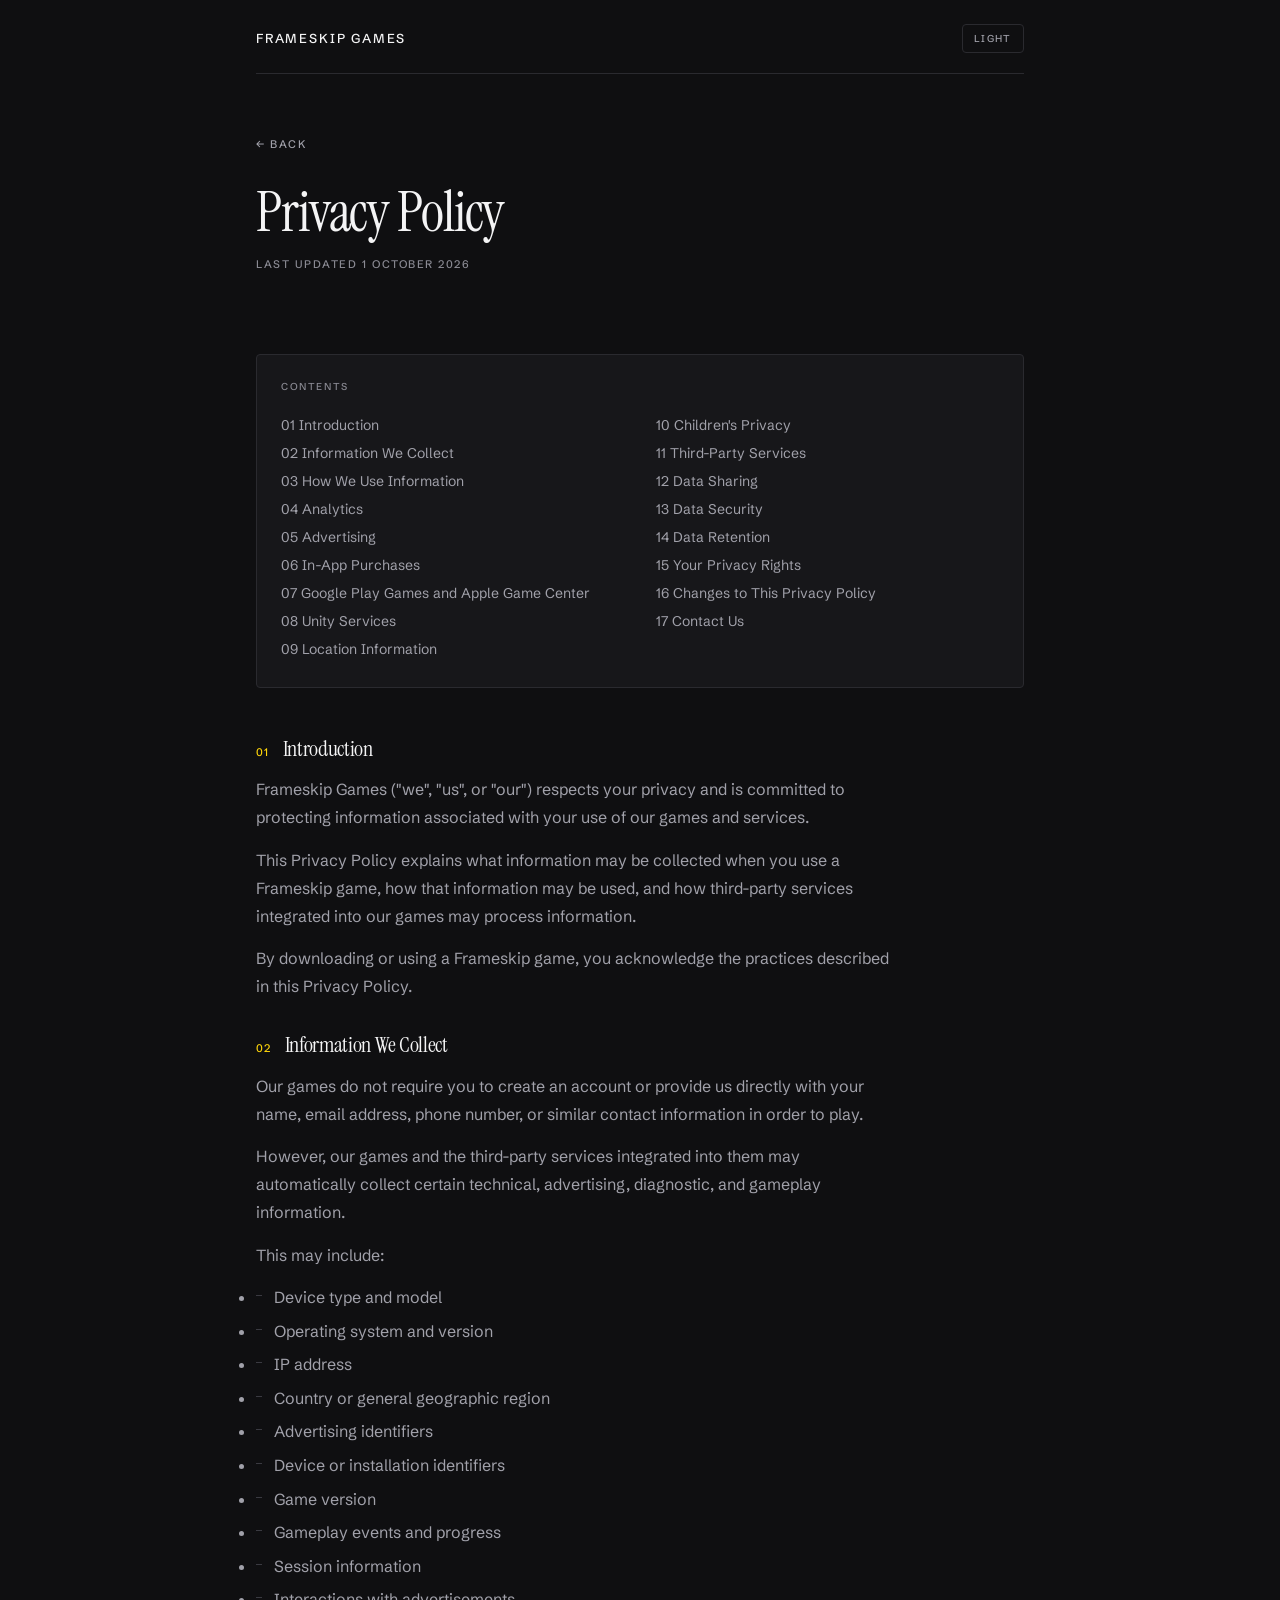
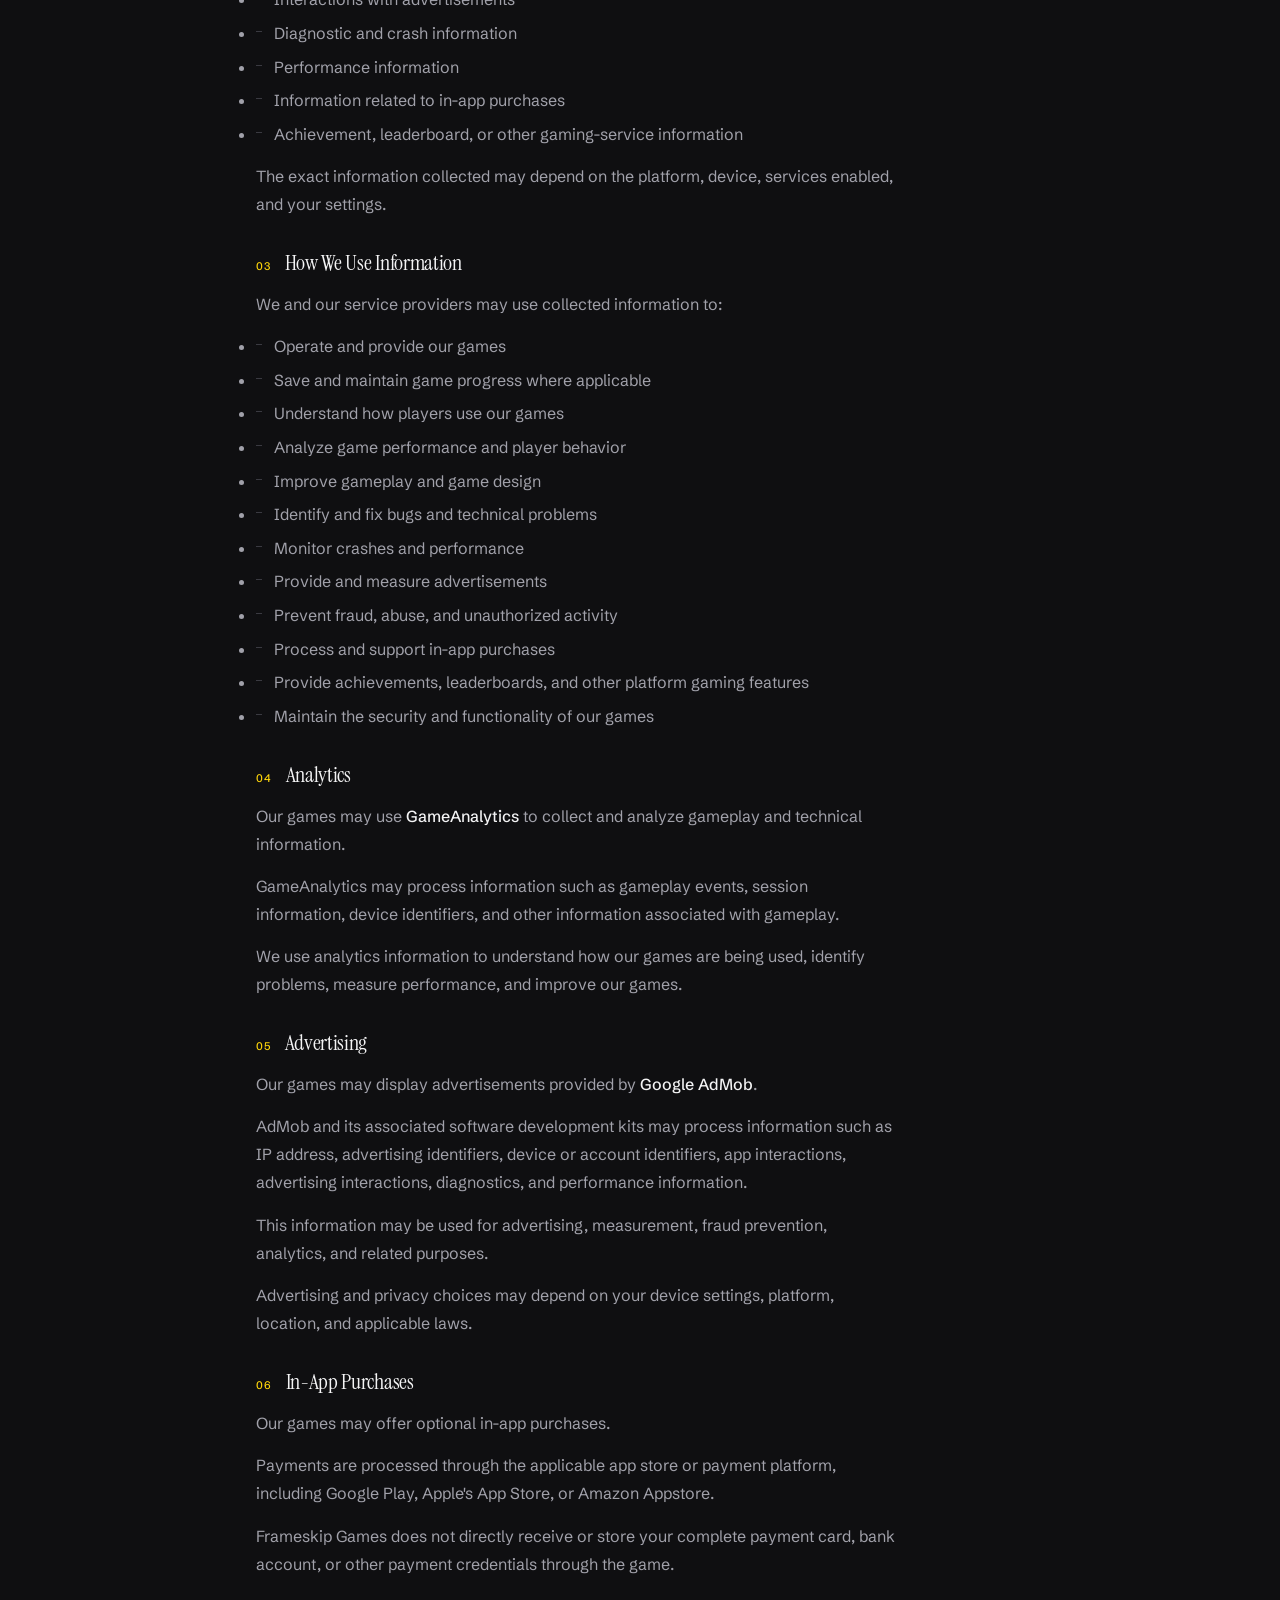
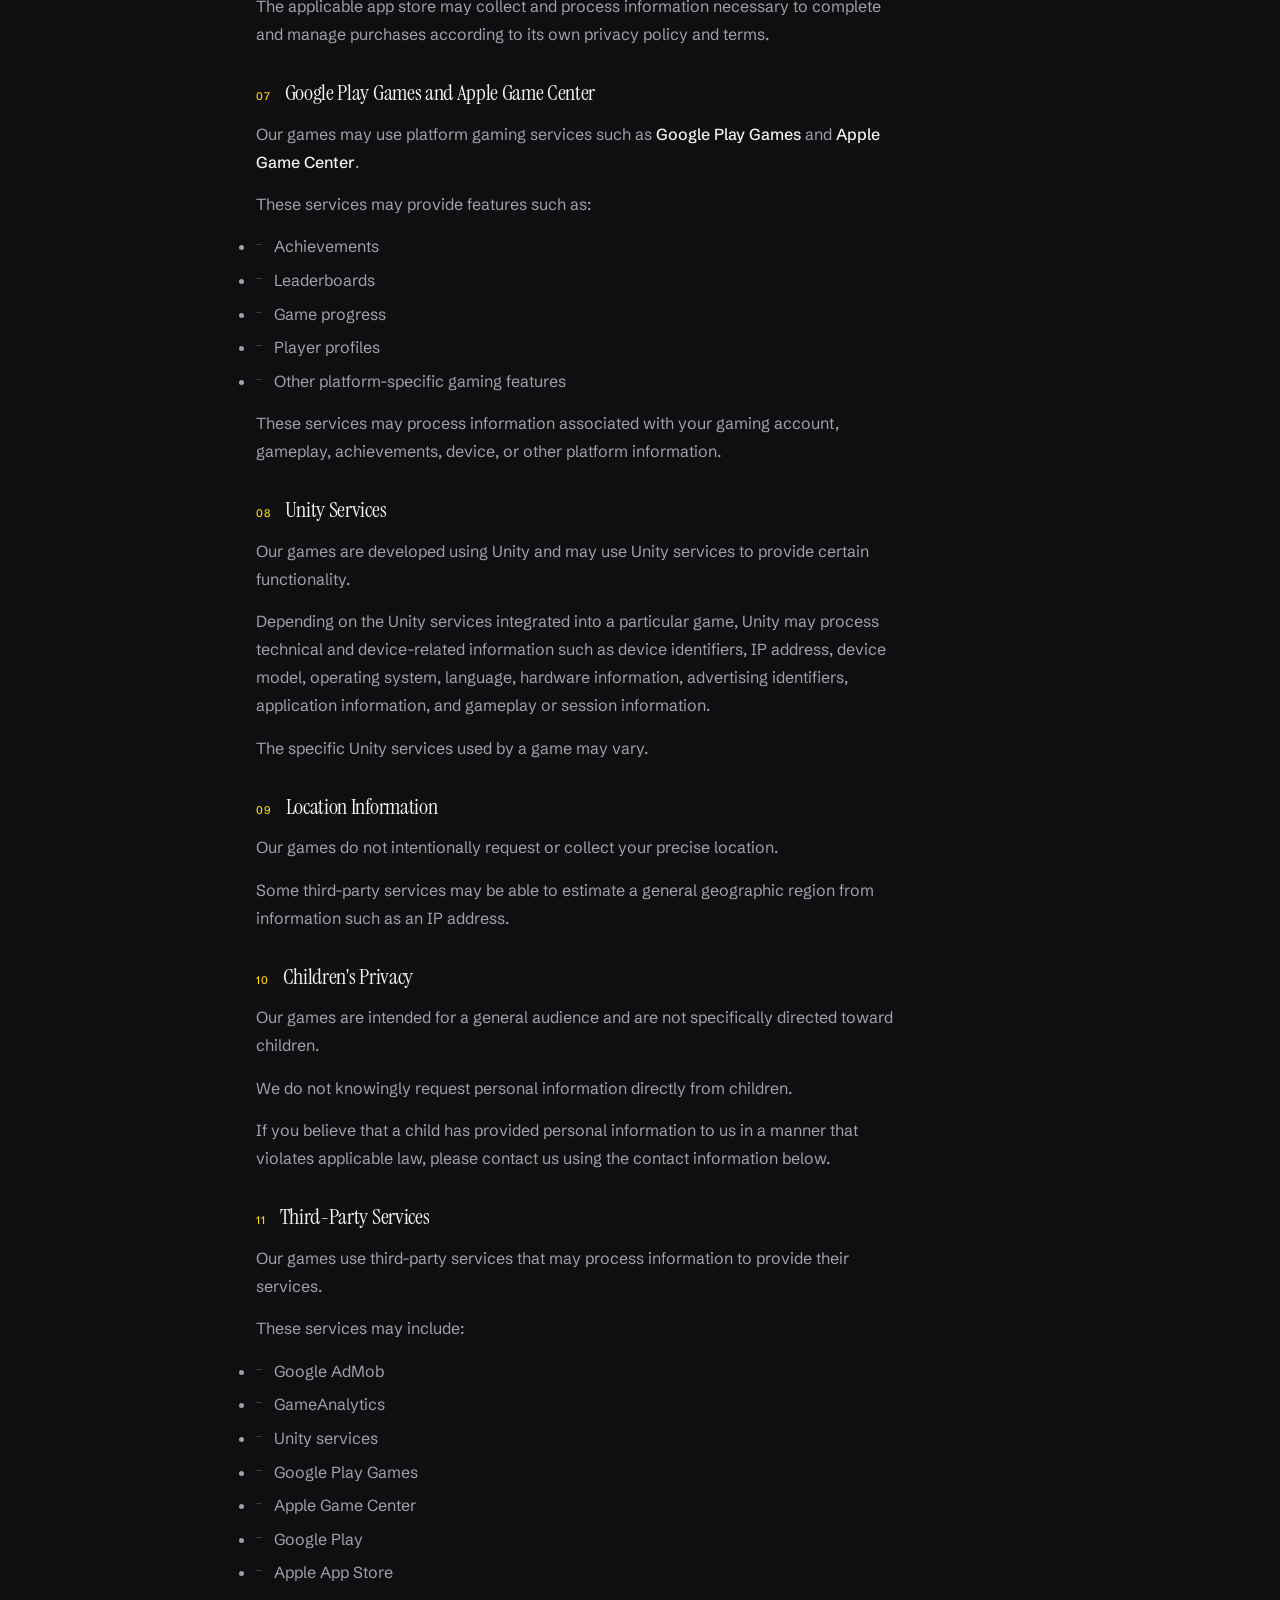
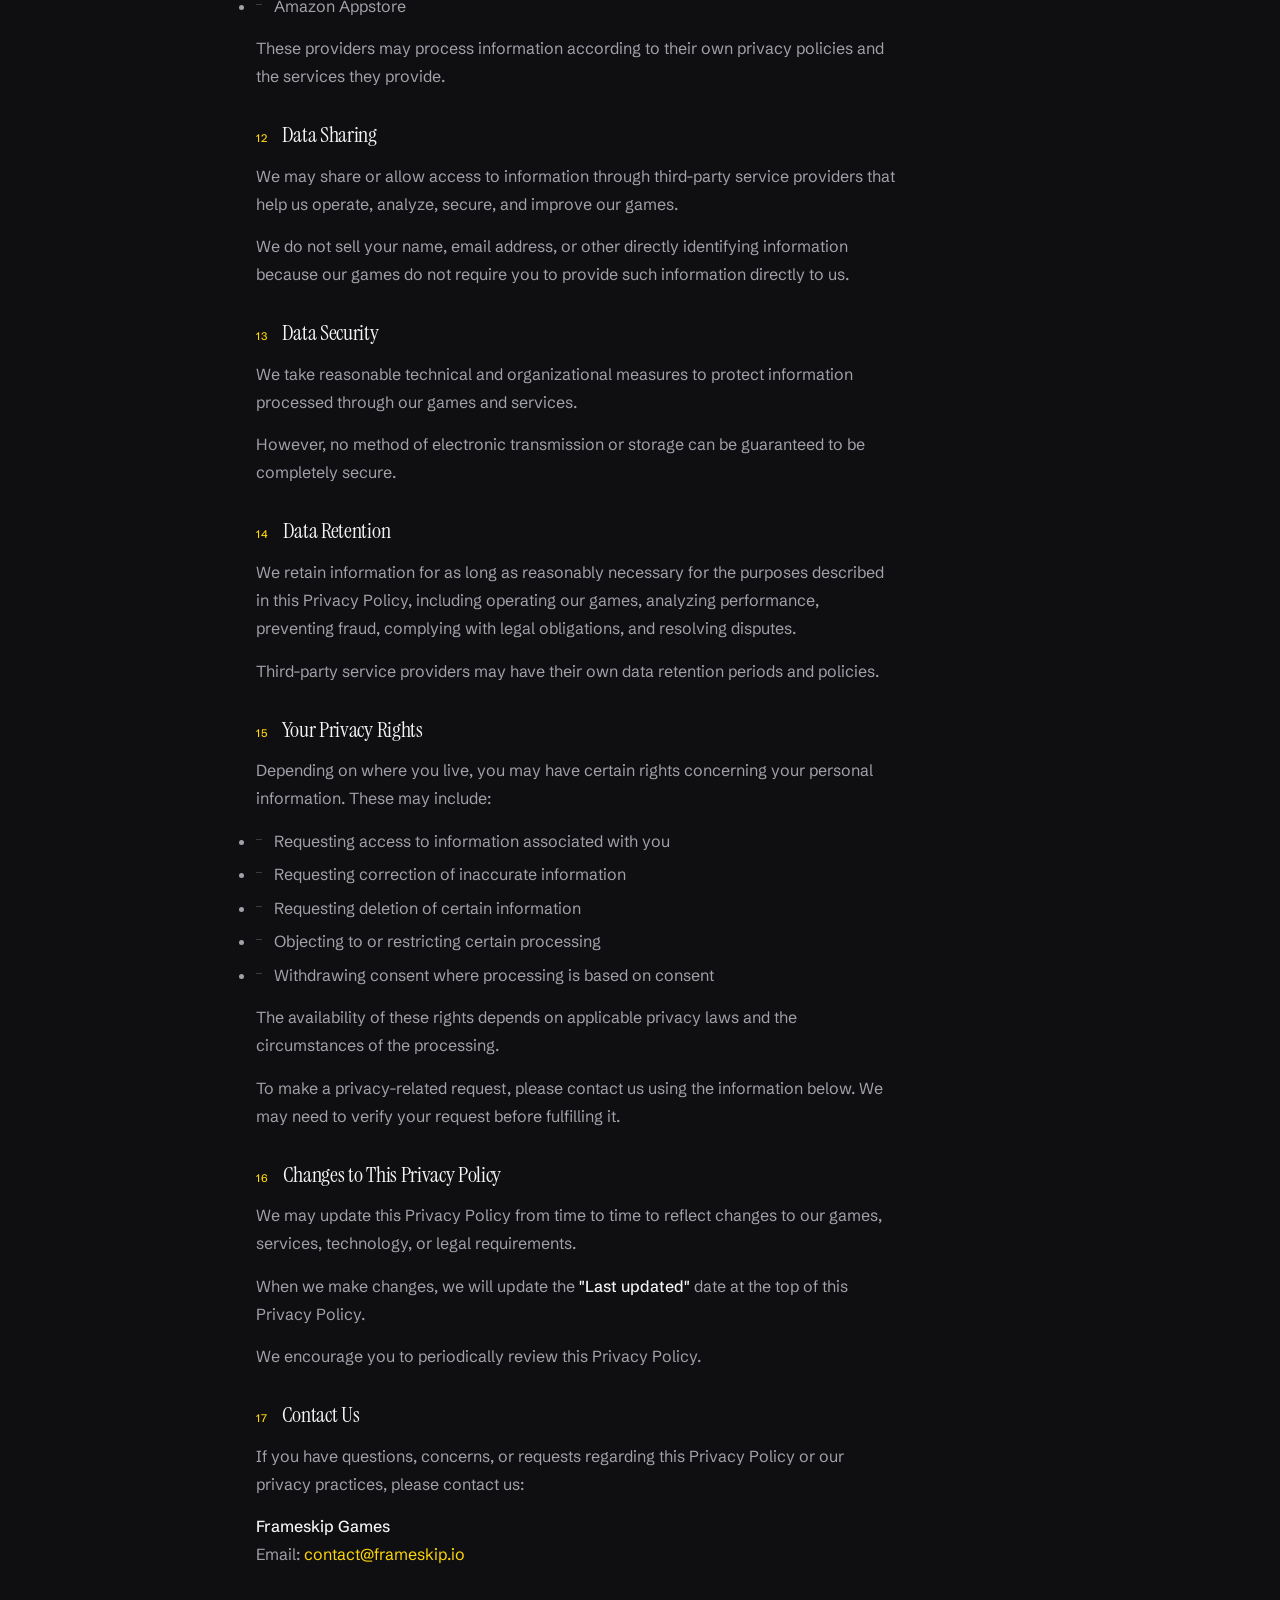
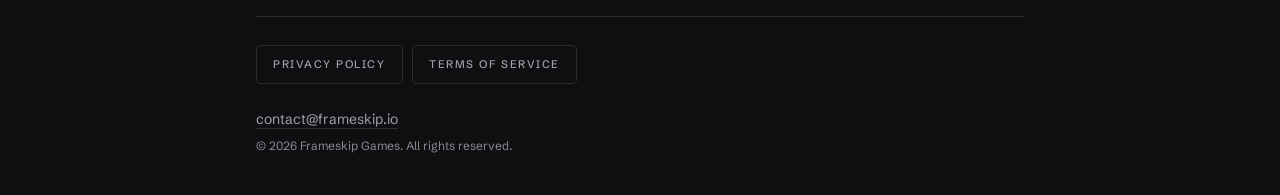
<file: privacy-policy.html>
<!DOCTYPE html>
<html lang="en" data-theme="dark">
<head>
    <meta charset="UTF-8">
    <meta name="viewport" content="width=device-width, initial-scale=1">

    <title>Privacy Policy — Frameskip Games</title>
    <meta name="description" content="How Frameskip Games collects, uses and protects information when you play our games.">
    <meta name="theme-color" content="#0f0f11">
    <meta name="robots" content="index, follow">

    <link rel="icon" type="image/svg+xml" href="assets/favicon.svg">

    <link rel="preconnect" href="https://fonts.googleapis.com">
    <link rel="preconnect" href="https://fonts.gstatic.com" crossorigin>
    <link rel="stylesheet" href="https://fonts.googleapis.com/css2?family=Instrument+Serif:ital@0;1&family=Schibsted+Grotesk:wght@400;500;600&display=swap">

    <link rel="stylesheet" href="assets/styles.css">

    <script>
        (function () {
            try {
                var saved = localStorage.getItem('frameskip-theme');
                if (saved) document.documentElement.setAttribute('data-theme', saved);
            } catch (e) {}
        })();
    </script>
</head>

<body>
    <div class="shell">

        <header class="site-bar">
            <a class="wordmark" href="index.html">Frameskip Games</a>

            <button
                class="theme-toggle"
                id="theme-toggle"
                type="button"
                aria-label="Switch to light theme"
            >
                <span class="theme-toggle-label">Light</span>
            </button>
        </header>

        <hr class="rule">

        <div class="page-head">
            <a class="back-link" href="index.html">&larr; Back</a>
            <h1 class="page-title">Privacy Policy</h1>
            <p class="page-updated">Last updated 1 October 2026</p>
        </div>

        <!-- Contents list is generated by site.js; hidden without JS -->
        <nav class="toc" id="toc" hidden aria-label="Contents">
            <span class="toc-label">Contents</span>
            <div class="toc-list"></div>
        </nav>

        <!-- ==================== Policy ==================== -->

        <div class="prose">

            <section id="introduction">
                <h2><span class="num">01</span> Introduction</h2>
                <p>
                    Frameskip Games ("we", "us", or "our") respects your privacy
                    and is committed to protecting information associated with your
                    use of our games and services.
                </p>
                <p>
                    This Privacy Policy explains what information may be collected
                    when you use a Frameskip game, how that information may be used,
                    and how third-party services integrated into our games may
                    process information.
                </p>
                <p>
                    By downloading or using a Frameskip game, you acknowledge the
                    practices described in this Privacy Policy.
                </p>
            </section>

            <section id="information-we-collect">
                <h2><span class="num">02</span> Information We Collect</h2>
                <p>
                    Our games do not require you to create an account or provide us
                    directly with your name, email address, phone number, or similar
                    contact information in order to play.
                </p>
                <p>
                    However, our games and the third-party services integrated into
                    them may automatically collect certain technical, advertising,
                    diagnostic, and gameplay information.
                </p>
                <p>This may include:</p>
                <ul>
                    <li>Device type and model</li>
                    <li>Operating system and version</li>
                    <li>IP address</li>
                    <li>Country or general geographic region</li>
                    <li>Advertising identifiers</li>
                    <li>Device or installation identifiers</li>
                    <li>Game version</li>
                    <li>Gameplay events and progress</li>
                    <li>Session information</li>
                    <li>Interactions with advertisements</li>
                    <li>Diagnostic and crash information</li>
                    <li>Performance information</li>
                    <li>Information related to in-app purchases</li>
                    <li>Achievement, leaderboard, or other gaming-service information</li>
                </ul>
                <p>
                    The exact information collected may depend on the platform,
                    device, services enabled, and your settings.
                </p>
            </section>

            <section id="how-we-use-information">
                <h2><span class="num">03</span> How We Use Information</h2>
                <p>We and our service providers may use collected information to:</p>
                <ul>
                    <li>Operate and provide our games</li>
                    <li>Save and maintain game progress where applicable</li>
                    <li>Understand how players use our games</li>
                    <li>Analyze game performance and player behavior</li>
                    <li>Improve gameplay and game design</li>
                    <li>Identify and fix bugs and technical problems</li>
                    <li>Monitor crashes and performance</li>
                    <li>Provide and measure advertisements</li>
                    <li>Prevent fraud, abuse, and unauthorized activity</li>
                    <li>Process and support in-app purchases</li>
                    <li>Provide achievements, leaderboards, and other platform gaming features</li>
                    <li>Maintain the security and functionality of our games</li>
                </ul>
            </section>

            <section id="analytics">
                <h2><span class="num">04</span> Analytics</h2>
                <p>
                    Our games may use <strong>GameAnalytics</strong> to collect and
                    analyze gameplay and technical information.
                </p>
                <p>
                    GameAnalytics may process information such as gameplay events,
                    session information, device identifiers, and other information
                    associated with gameplay.
                </p>
                <p>
                    We use analytics information to understand how our games are
                    being used, identify problems, measure performance, and improve
                    our games.
                </p>
            </section>

            <section id="advertising">
                <h2><span class="num">05</span> Advertising</h2>
                <p>
                    Our games may display advertisements provided by
                    <strong>Google AdMob</strong>.
                </p>
                <p>
                    AdMob and its associated software development kits may process
                    information such as IP address, advertising identifiers, device or
                    account identifiers, app interactions, advertising interactions,
                    diagnostics, and performance information.
                </p>
                <p>
                    This information may be used for advertising, measurement, fraud
                    prevention, analytics, and related purposes.
                </p>
                <p>
                    Advertising and privacy choices may depend on your device
                    settings, platform, location, and applicable laws.
                </p>
            </section>

            <section id="in-app-purchases">
                <h2><span class="num">06</span> In-App Purchases</h2>
                <p>Our games may offer optional in-app purchases.</p>
                <p>
                    Payments are processed through the applicable app store or payment
                    platform, including Google Play, Apple's App Store, or Amazon
                    Appstore.
                </p>
                <p>
                    Frameskip Games does not directly receive or store your complete
                    payment card, bank account, or other payment credentials through
                    the game.
                </p>
                <p>
                    The applicable app store may collect and process information
                    necessary to complete and manage purchases according to its own
                    privacy policy and terms.
                </p>
            </section>

            <section id="platform-gaming-services">
                <h2><span class="num">07</span> Google Play Games and Apple Game Center</h2>
                <p>
                    Our games may use platform gaming services such as
                    <strong>Google Play Games</strong> and <strong>Apple Game Center</strong>.
                </p>
                <p>These services may provide features such as:</p>
                <ul>
                    <li>Achievements</li>
                    <li>Leaderboards</li>
                    <li>Game progress</li>
                    <li>Player profiles</li>
                    <li>Other platform-specific gaming features</li>
                </ul>
                <p>
                    These services may process information associated with your gaming
                    account, gameplay, achievements, device, or other platform
                    information.
                </p>
            </section>

            <section id="unity-services">
                <h2><span class="num">08</span> Unity Services</h2>
                <p>
                    Our games are developed using Unity and may use Unity services to
                    provide certain functionality.
                </p>
                <p>
                    Depending on the Unity services integrated into a particular game,
                    Unity may process technical and device-related information such as
                    device identifiers, IP address, device model, operating system,
                    language, hardware information, advertising identifiers,
                    application information, and gameplay or session information.
                </p>
                <p>
                    The specific Unity services used by a game may vary.
                </p>
            </section>

            <section id="location-information">
                <h2><span class="num">09</span> Location Information</h2>
                <p>
                    Our games do not intentionally request or collect your precise
                    location.
                </p>
                <p>
                    Some third-party services may be able to estimate a general
                    geographic region from information such as an IP address.
                </p>
            </section>

            <section id="childrens-privacy">
                <h2><span class="num">10</span> Children's Privacy</h2>
                <p>
                    Our games are intended for a general audience and are not
                    specifically directed toward children.
                </p>
                <p>
                    We do not knowingly request personal information directly from
                    children.
                </p>
                <p>
                    If you believe that a child has provided personal information to us
                    in a manner that violates applicable law, please contact us using
                    the contact information below.
                </p>
            </section>

            <section id="third-party-services">
                <h2><span class="num">11</span> Third-Party Services</h2>
                <p>
                    Our games use third-party services that may process information to
                    provide their services.
                </p>
                <p>These services may include:</p>
                <ul>
                    <li>Google AdMob</li>
                    <li>GameAnalytics</li>
                    <li>Unity services</li>
                    <li>Google Play Games</li>
                    <li>Apple Game Center</li>
                    <li>Google Play</li>
                    <li>Apple App Store</li>
                    <li>Amazon Appstore</li>
                </ul>
                <p>
                    These providers may process information according to their own
                    privacy policies and the services they provide.
                </p>
            </section>

            <section id="data-sharing">
                <h2><span class="num">12</span> Data Sharing</h2>
                <p>
                    We may share or allow access to information through third-party
                    service providers that help us operate, analyze, secure, and
                    improve our games.
                </p>
                <p>
                    We do not sell your name, email address, or other directly
                    identifying information because our games do not require you to
                    provide such information directly to us.
                </p>
            </section>

            <section id="data-security">
                <h2><span class="num">13</span> Data Security</h2>
                <p>
                    We take reasonable technical and organizational measures to protect
                    information processed through our games and services.
                </p>
                <p>
                    However, no method of electronic transmission or storage can be
                    guaranteed to be completely secure.
                </p>
            </section>

            <section id="data-retention">
                <h2><span class="num">14</span> Data Retention</h2>
                <p>
                    We retain information for as long as reasonably necessary for the
                    purposes described in this Privacy Policy, including operating our
                    games, analyzing performance, preventing fraud, complying with
                    legal obligations, and resolving disputes.
                </p>
                <p>
                    Third-party service providers may have their own data retention
                    periods and policies.
                </p>
            </section>

            <section id="your-privacy-rights">
                <h2><span class="num">15</span> Your Privacy Rights</h2>
                <p>
                    Depending on where you live, you may have certain rights concerning
                    your personal information. These may include:
                </p>
                <ul>
                    <li>Requesting access to information associated with you</li>
                    <li>Requesting correction of inaccurate information</li>
                    <li>Requesting deletion of certain information</li>
                    <li>Objecting to or restricting certain processing</li>
                    <li>Withdrawing consent where processing is based on consent</li>
                </ul>
                <p>
                    The availability of these rights depends on applicable privacy laws
                    and the circumstances of the processing.
                </p>
                <p>
                    To make a privacy-related request, please contact us using the
                    information below. We may need to verify your request before
                    fulfilling it.
                </p>
            </section>

            <section id="changes">
                <h2><span class="num">16</span> Changes to This Privacy Policy</h2>
                <p>
                    We may update this Privacy Policy from time to time to reflect
                    changes to our games, services, technology, or legal requirements.
                </p>
                <p>
                    When we make changes, we will update the
                    <strong>"Last updated"</strong> date at the top of this Privacy
                    Policy.
                </p>
                <p>
                    We encourage you to periodically review this Privacy Policy.
                </p>
            </section>

            <section id="contact-us">
                <h2><span class="num">17</span> Contact Us</h2>
                <p>
                    If you have questions, concerns, or requests regarding this Privacy
                    Policy or our privacy practices, please contact us:
                </p>
                <p>
                    <strong>Frameskip Games</strong><br>
                    Email: <a class="link" href="mailto:contact@frameskip.io">contact@frameskip.io</a>
                </p>
            </section>

        </div>

        <footer class="site-foot">
            <nav class="foot-links" aria-label="Legal">
                <a class="btn" href="privacy-policy.html">Privacy Policy</a>
                <a class="btn" href="terms-of-service.html">Terms of Service</a>
            </nav>

            <p class="foot-meta">
                <a href="mailto:contact@frameskip.io">contact@frameskip.io</a>
            </p>

            <p class="foot-copy">
                &copy; 2026 Frameskip Games. All rights reserved.
            </p>
        </footer>

    </div>

    <script src="assets/site.js"></script>
</body>
</html>
</file>
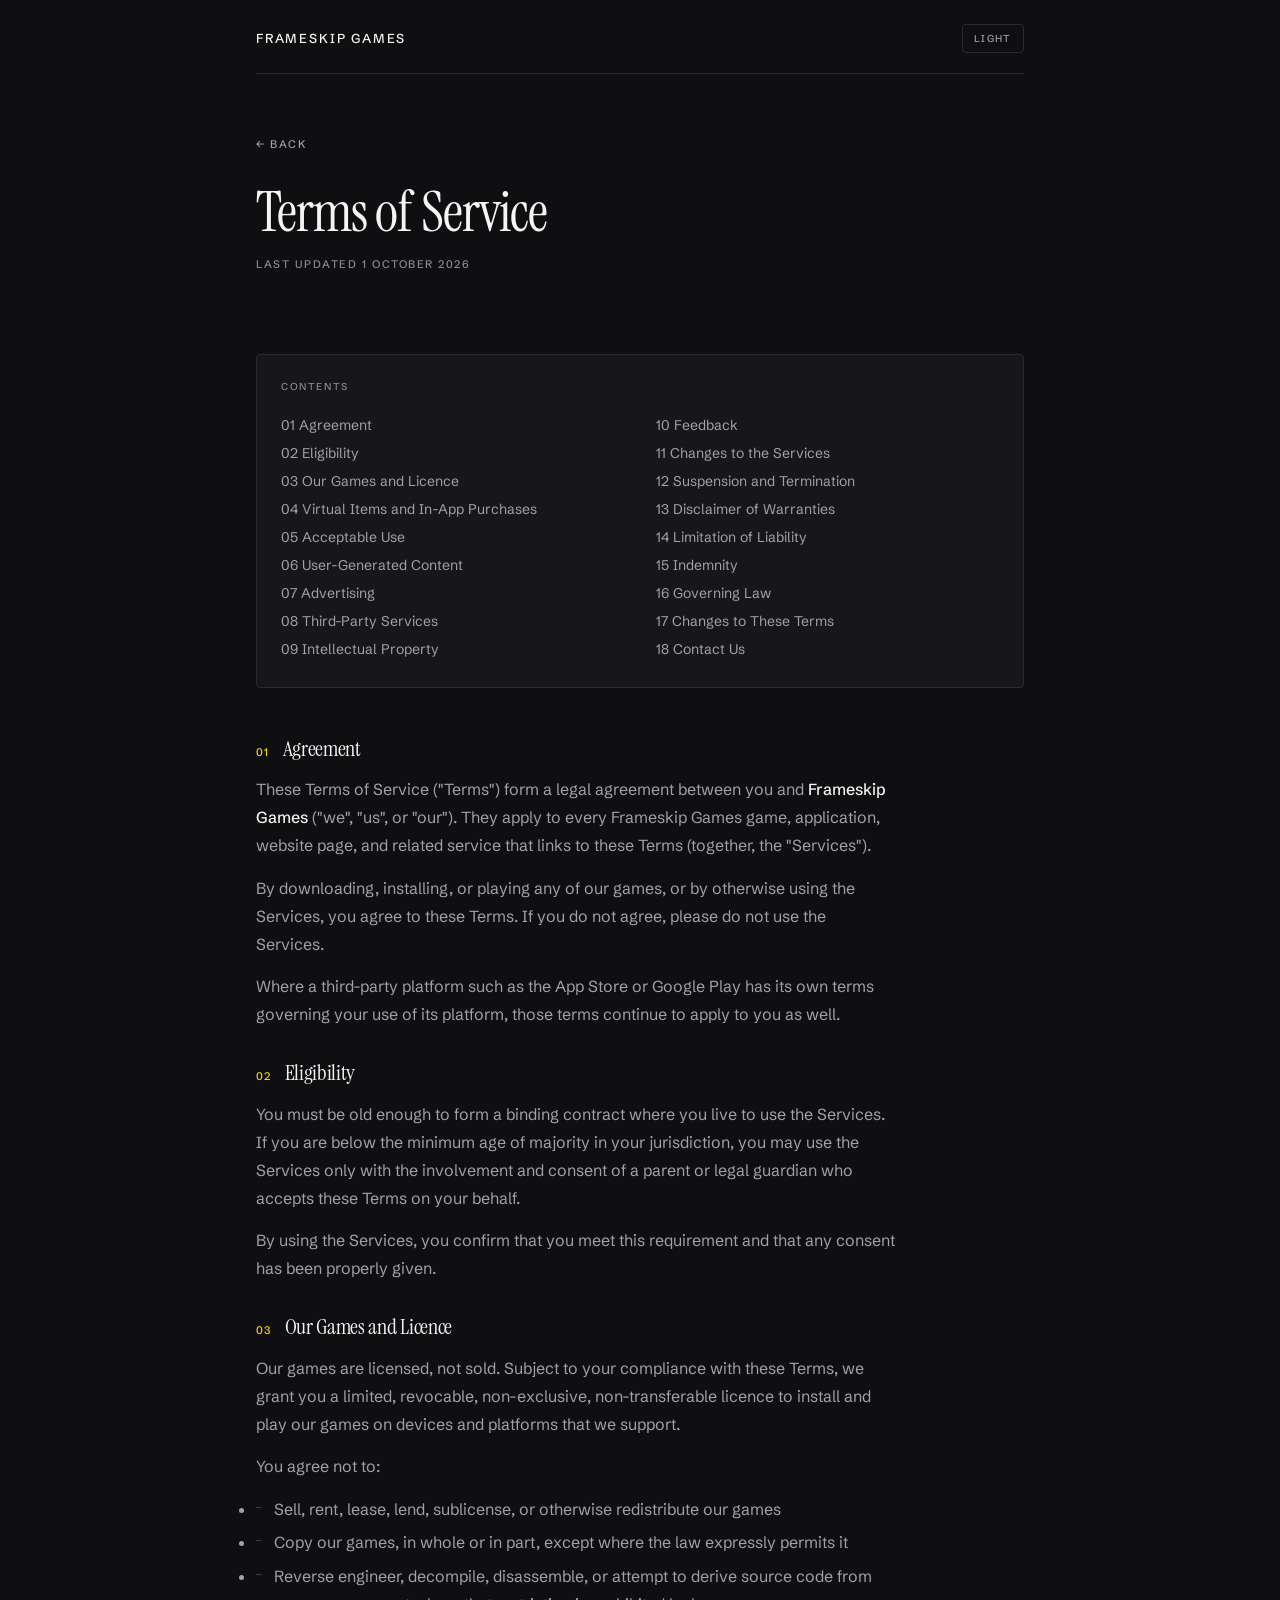
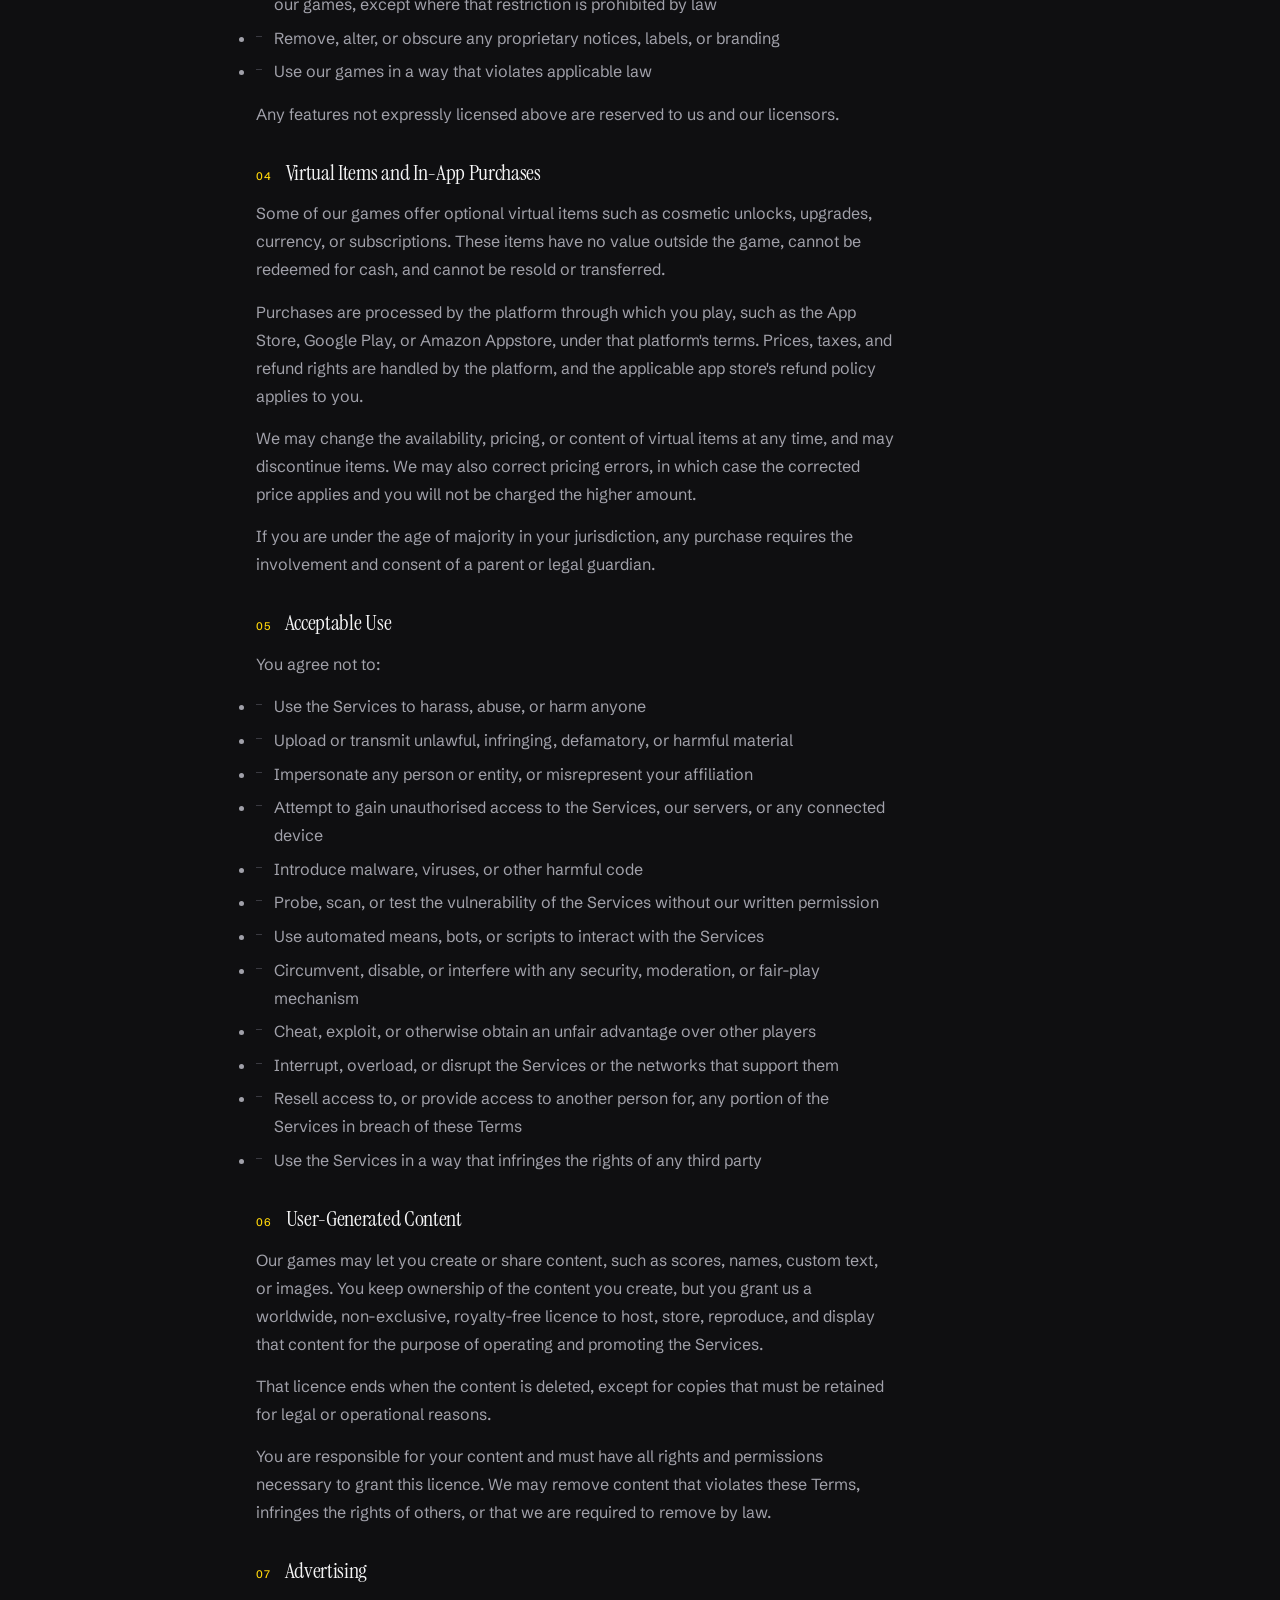
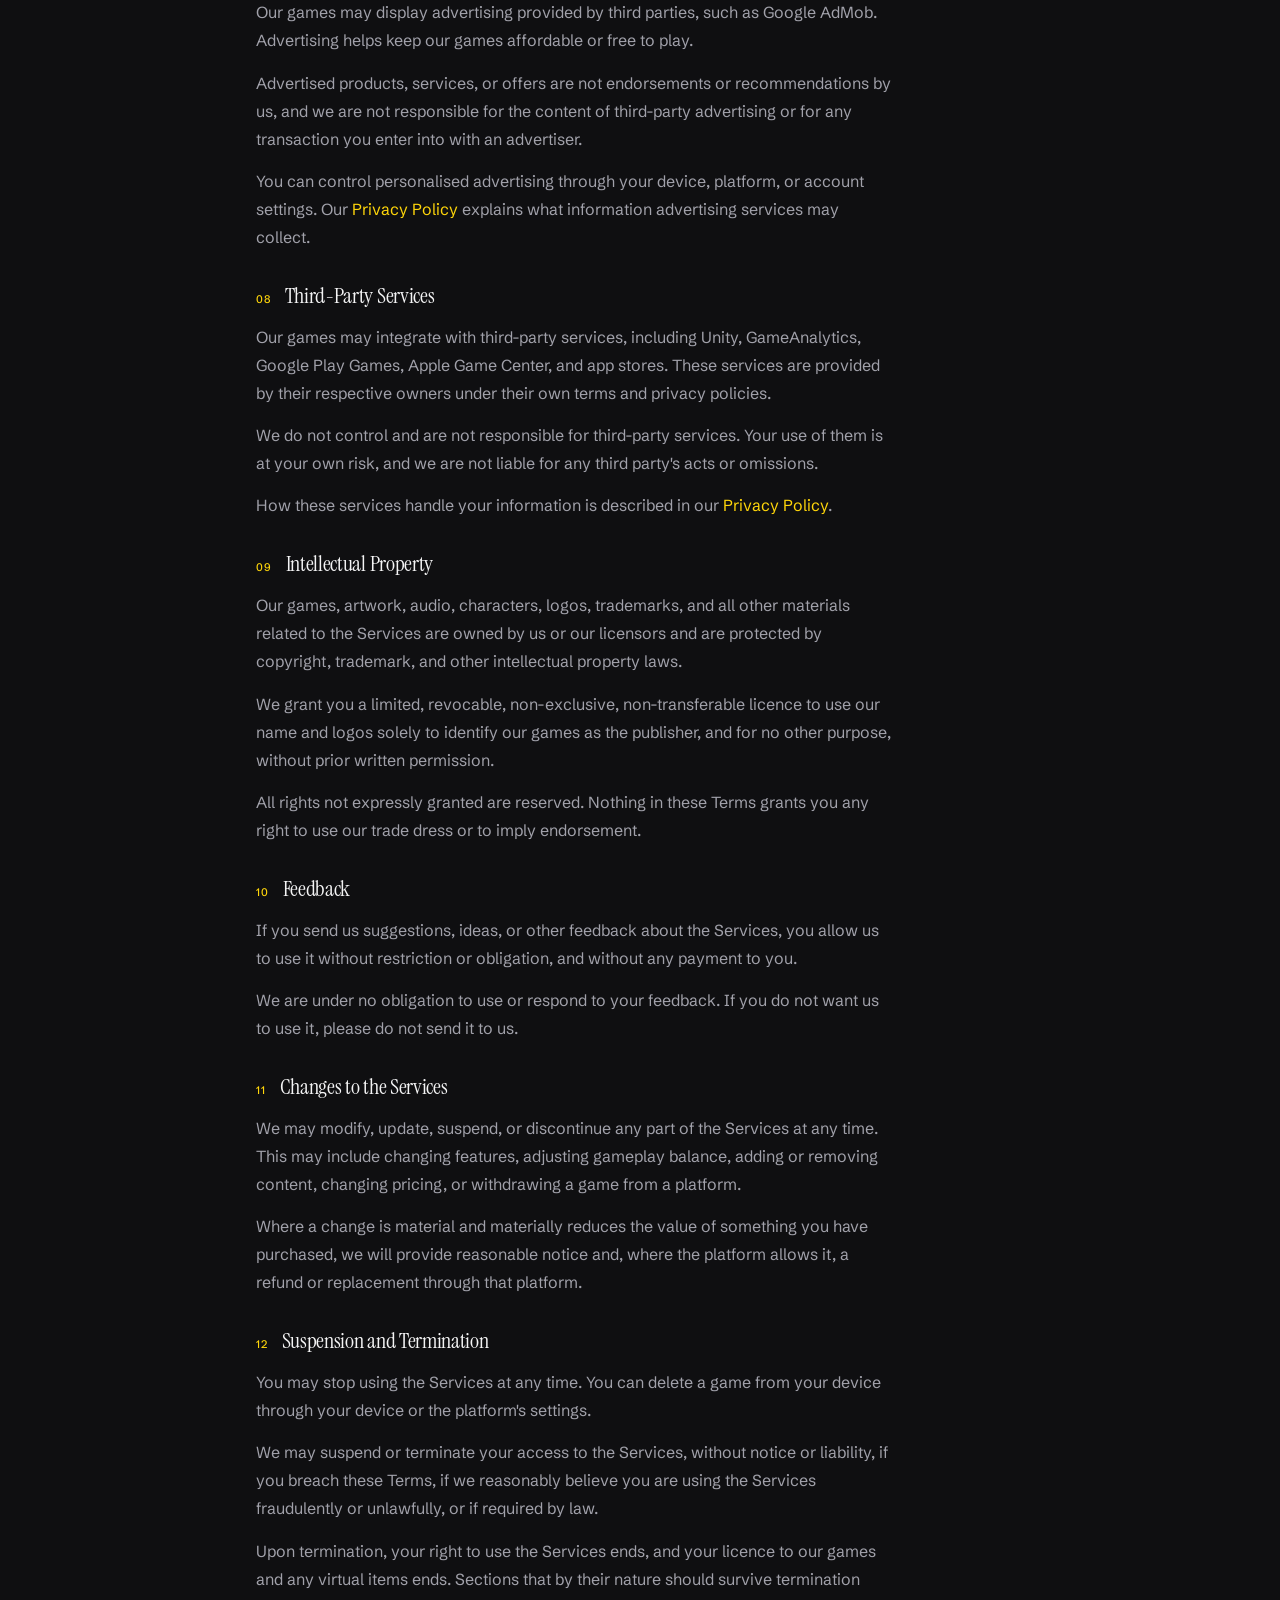
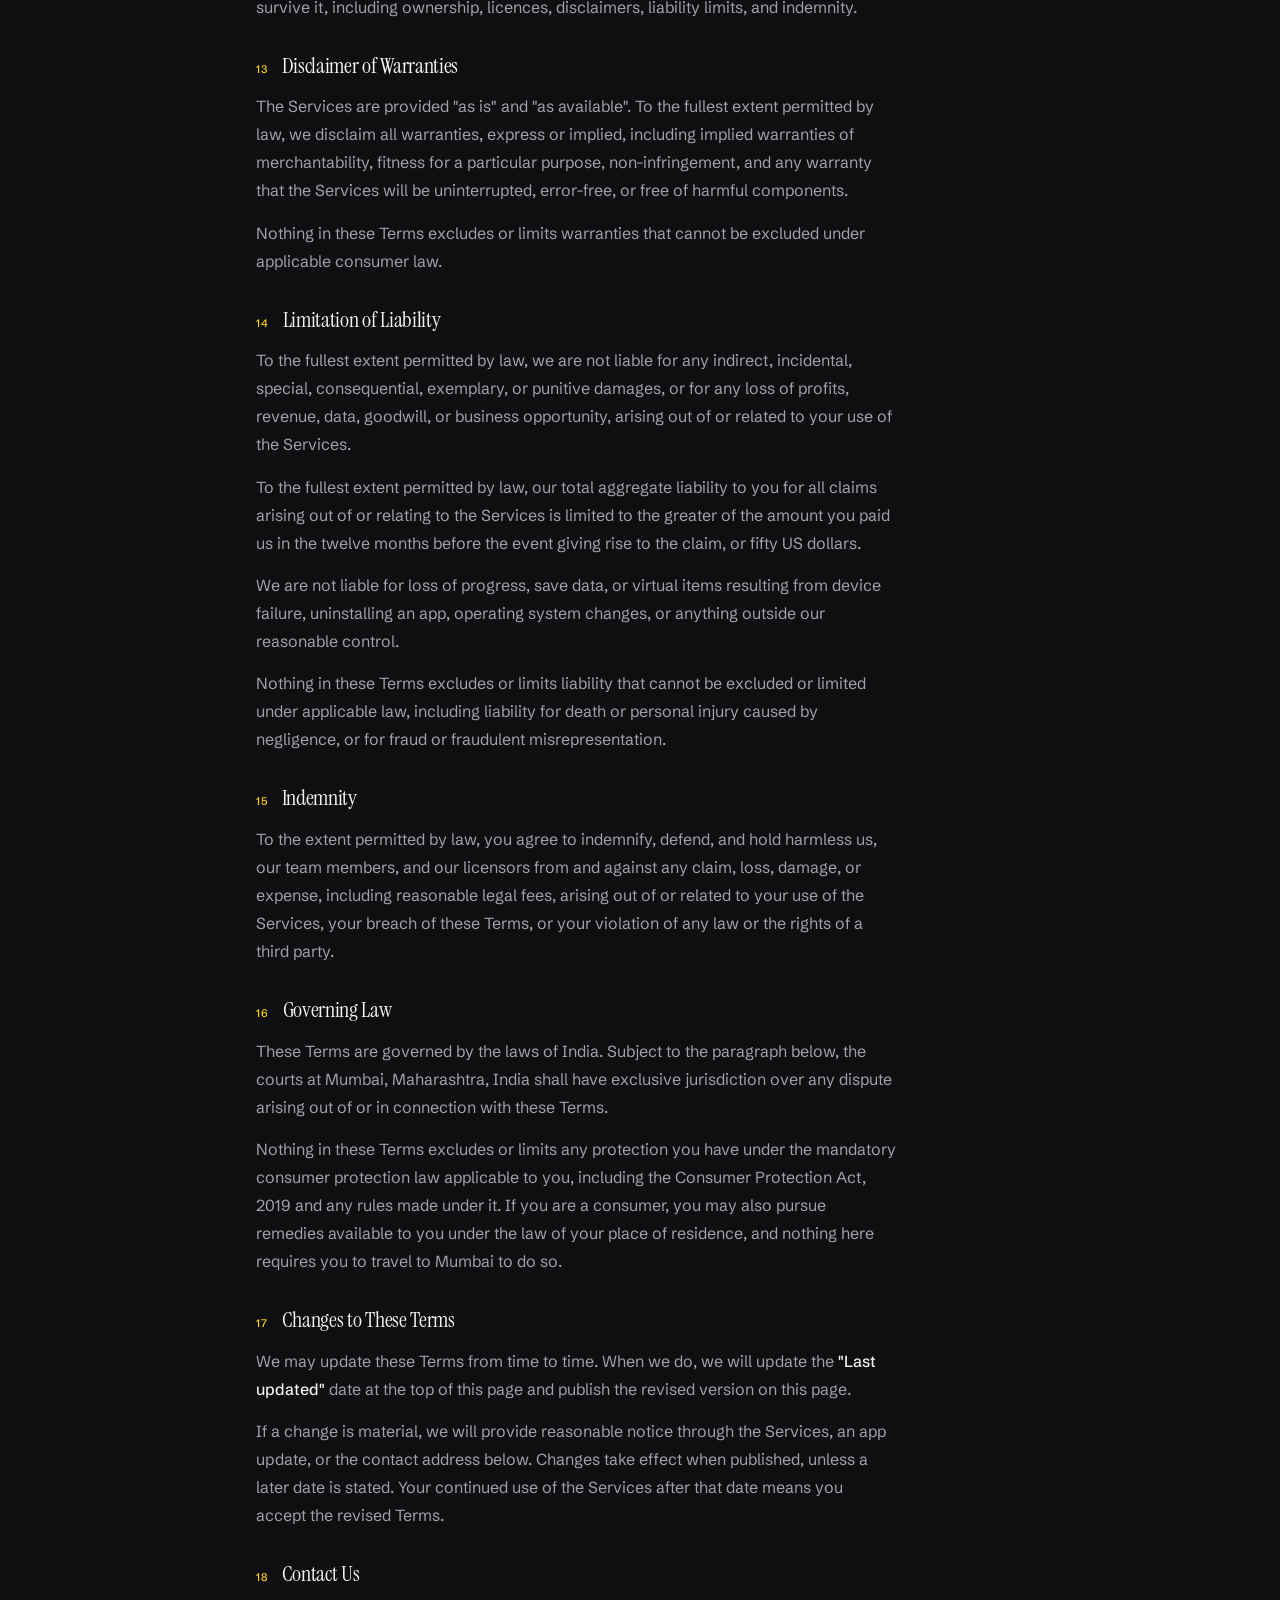
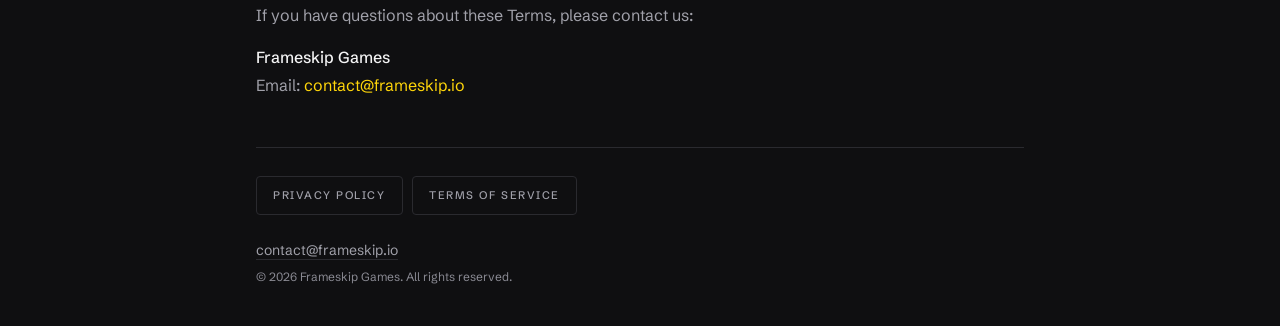
<file: terms-of-service.html>
<!DOCTYPE html>
<html lang="en" data-theme="dark">
<head>
    <meta charset="UTF-8">
    <meta name="viewport" content="width=device-width, initial-scale=1">

    <title>Terms of Service — Frameskip Games</title>
    <meta name="description" content="The terms that apply when you download, install or play a Frameskip Games title.">
    <meta name="theme-color" content="#0f0f11">
    <meta name="robots" content="index, follow">

    <link rel="icon" type="image/svg+xml" href="assets/favicon.svg">

    <link rel="preconnect" href="https://fonts.googleapis.com">
    <link rel="preconnect" href="https://fonts.gstatic.com" crossorigin>
    <link rel="stylesheet" href="https://fonts.googleapis.com/css2?family=Instrument+Serif:ital@0;1&family=Schibsted+Grotesk:wght@400;500;600&display=swap">

    <link rel="stylesheet" href="assets/styles.css">

    <script>
        (function () {
            try {
                var saved = localStorage.getItem('frameskip-theme');
                if (saved) document.documentElement.setAttribute('data-theme', saved);
            } catch (e) {}
        })();
    </script>
</head>

<body>
    <div class="shell">

        <header class="site-bar">
            <a class="wordmark" href="index.html">Frameskip Games</a>

            <button
                class="theme-toggle"
                id="theme-toggle"
                type="button"
                aria-label="Switch to light theme"
            >
                <span class="theme-toggle-label">Light</span>
            </button>
        </header>

        <hr class="rule">

        <div class="page-head">
            <a class="back-link" href="index.html">&larr; Back</a>
            <h1 class="page-title">Terms of Service</h1>
            <p class="page-updated">Last updated 1 October 2026</p>
        </div>

        <!-- Contents list is generated by site.js; hidden without JS -->
        <nav class="toc" id="toc" hidden aria-label="Contents">
            <span class="toc-label">Contents</span>
            <div class="toc-list"></div>
        </nav>

        <!-- ==================== Terms ==================== -->

        <div class="prose">

            <section id="agreement">
                <h2><span class="num">01</span> Agreement</h2>
                <p>
                    These Terms of Service ("Terms") form a legal agreement between
                    you and <strong>Frameskip Games</strong> ("we", "us", or "our").
                    They apply to every Frameskip Games game, application, website
                    page, and related service that links to these Terms (together,
                    the "Services").
                </p>
                <p>
                    By downloading, installing, or playing any of our games, or by
                    otherwise using the Services, you agree to these Terms. If you do
                    not agree, please do not use the Services.
                </p>
                <p>
                    Where a third-party platform such as the App Store or Google Play
                    has its own terms governing your use of its platform, those terms
                    continue to apply to you as well.
                </p>
            </section>

            <section id="eligibility">
                <h2><span class="num">02</span> Eligibility</h2>
                <p>
                    You must be old enough to form a binding contract where you live
                    to use the Services. If you are below the minimum age of
                    majority in your jurisdiction, you may use the Services only with
                    the involvement and consent of a parent or legal guardian who
                    accepts these Terms on your behalf.
                </p>
                <p>
                    By using the Services, you confirm that you meet this requirement
                    and that any consent has been properly given.
                </p>
            </section>

            <section id="our-games-and-licence">
                <h2><span class="num">03</span> Our Games and Licence</h2>
                <p>
                    Our games are licensed, not sold. Subject to your compliance with
                    these Terms, we grant you a limited, revocable, non-exclusive,
                    non-transferable licence to install and play our games on devices
                    and platforms that we support.
                </p>
                <p>You agree not to:</p>
                <ul>
                    <li>Sell, rent, lease, lend, sublicense, or otherwise redistribute our games</li>
                    <li>Copy our games, in whole or in part, except where the law expressly permits it</li>
                    <li>Reverse engineer, decompile, disassemble, or attempt to derive source code from our games, except where that restriction is prohibited by law</li>
                    <li>Remove, alter, or obscure any proprietary notices, labels, or branding</li>
                    <li>Use our games in a way that violates applicable law</li>
                </ul>
                <p>
                    Any features not expressly licensed above are reserved to us and
                    our licensors.
                </p>
            </section>

            <section id="virtual-items">
                <h2><span class="num">04</span> Virtual Items and In-App Purchases</h2>
                <p>
                    Some of our games offer optional virtual items such as cosmetic
                    unlocks, upgrades, currency, or subscriptions. These items have no
                    value outside the game, cannot be redeemed for cash, and cannot be
                    resold or transferred.
                </p>
                <p>
                    Purchases are processed by the platform through which you play,
                    such as the App Store, Google Play, or Amazon Appstore, under that
                    platform's terms. Prices, taxes, and refund rights are handled by
                    the platform, and the applicable app store's refund policy applies
                    to you.
                </p>
                <p>
                    We may change the availability, pricing, or content of virtual
                    items at any time, and may discontinue items. We may also correct
                    pricing errors, in which case the corrected price applies and you
                    will not be charged the higher amount.
                </p>
                <p>
                    If you are under the age of majority in your jurisdiction, any
                    purchase requires the involvement and consent of a parent or legal
                    guardian.
                </p>
            </section>

            <section id="acceptable-use">
                <h2><span class="num">05</span> Acceptable Use</h2>
                <p>You agree not to:</p>
                <ul>
                    <li>Use the Services to harass, abuse, or harm anyone</li>
                    <li>Upload or transmit unlawful, infringing, defamatory, or harmful material</li>
                    <li>Impersonate any person or entity, or misrepresent your affiliation</li>
                    <li>Attempt to gain unauthorised access to the Services, our servers, or any connected device</li>
                    <li>Introduce malware, viruses, or other harmful code</li>
                    <li>Probe, scan, or test the vulnerability of the Services without our written permission</li>
                    <li>Use automated means, bots, or scripts to interact with the Services</li>
                    <li>Circumvent, disable, or interfere with any security, moderation, or fair-play mechanism</li>
                    <li>Cheat, exploit, or otherwise obtain an unfair advantage over other players</li>
                    <li>Interrupt, overload, or disrupt the Services or the networks that support them</li>
                    <li>Resell access to, or provide access to another person for, any portion of the Services in breach of these Terms</li>
                    <li>Use the Services in a way that infringes the rights of any third party</li>
                </ul>
            </section>

            <section id="user-content">
                <h2><span class="num">06</span> User-Generated Content</h2>
                <p>
                    Our games may let you create or share content, such as scores,
                    names, custom text, or images. You keep ownership of the content
                    you create, but you grant us a worldwide, non-exclusive, royalty-free
                    licence to host, store, reproduce, and display that content for the
                    purpose of operating and promoting the Services.
                </p>
                <p>
                    That licence ends when the content is deleted, except for copies
                    that must be retained for legal or operational reasons.
                </p>
                <p>
                    You are responsible for your content and must have all rights and
                    permissions necessary to grant this licence. We may remove content
                    that violates these Terms, infringes the rights of others, or that
                    we are required to remove by law.
                </p>
            </section>

            <section id="advertising">
                <h2><span class="num">07</span> Advertising</h2>
                <p>
                    Our games may display advertising provided by third parties, such
                    as Google AdMob. Advertising helps keep our games affordable or
                    free to play.
                </p>
                <p>
                    Advertised products, services, or offers are not endorsements or
                    recommendations by us, and we are not responsible for the content
                    of third-party advertising or for any transaction you enter into
                    with an advertiser.
                </p>
                <p>
                    You can control personalised advertising through your device,
                    platform, or account settings. Our <a class="link" href="privacy-policy.html">Privacy
                    Policy</a> explains what information advertising services may
                    collect.
                </p>
            </section>

            <section id="third-party-services">
                <h2><span class="num">08</span> Third-Party Services</h2>
                <p>
                    Our games may integrate with third-party services, including
                    Unity, GameAnalytics, Google Play Games, Apple Game Center, and
                    app stores. These services are provided by their respective
                    owners under their own terms and privacy policies.
                </p>
                <p>
                    We do not control and are not responsible for third-party
                    services. Your use of them is at your own risk, and we are not
                    liable for any third party's acts or omissions.
                </p>
                <p>
                    How these services handle your information is described in our
                    <a class="link" href="privacy-policy.html">Privacy Policy</a>.
                </p>
            </section>

            <section id="intellectual-property">
                <h2><span class="num">09</span> Intellectual Property</h2>
                <p>
                    Our games, artwork, audio, characters, logos, trademarks, and all
                    other materials related to the Services are owned by us or our
                    licensors and are protected by copyright, trademark, and other
                    intellectual property laws.
                </p>
                <p>
                    We grant you a limited, revocable, non-exclusive, non-transferable
                    licence to use our name and logos solely to identify our games as
                    the publisher, and for no other purpose, without prior written
                    permission.
                </p>
                <p>
                    All rights not expressly granted are reserved. Nothing in these
                    Terms grants you any right to use our trade dress or to imply
                    endorsement.
                </p>
            </section>

            <section id="feedback">
                <h2><span class="num">10</span> Feedback</h2>
                <p>
                    If you send us suggestions, ideas, or other feedback about the
                    Services, you allow us to use it without restriction or obligation,
                    and without any payment to you.
                </p>
                <p>
                    We are under no obligation to use or respond to your feedback. If
                    you do not want us to use it, please do not send it to us.
                </p>
            </section>

            <section id="changes-to-games">
                <h2><span class="num">11</span> Changes to the Services</h2>
                <p>
                    We may modify, update, suspend, or discontinue any part of the
                    Services at any time. This may include changing features,
                    adjusting gameplay balance, adding or removing content, changing
                    pricing, or withdrawing a game from a platform.
                </p>
                <p>
                    Where a change is material and materially reduces the value of
                    something you have purchased, we will provide reasonable notice and,
                    where the platform allows it, a refund or replacement through that
                    platform.
                </p>
            </section>

            <section id="termination">
                <h2><span class="num">12</span> Suspension and Termination</h2>
                <p>
                    You may stop using the Services at any time. You can delete a game
                    from your device through your device or the platform's settings.
                </p>
                <p>
                    We may suspend or terminate your access to the Services, without
                    notice or liability, if you breach these Terms, if we reasonably
                    believe you are using the Services fraudulently or unlawfully, or
                    if required by law.
                </p>
                <p>
                    Upon termination, your right to use the Services ends, and your
                    licence to our games and any virtual items ends. Sections that by
                    their nature should survive termination survive it, including
                    ownership, licences, disclaimers, liability limits, and indemnity.
                </p>
            </section>

            <section id="disclaimers">
                <h2><span class="num">13</span> Disclaimer of Warranties</h2>
                <p>
                    The Services are provided "as is" and "as available". To the
                    fullest extent permitted by law, we disclaim all warranties,
                    express or implied, including implied warranties of merchantability,
                    fitness for a particular purpose, non-infringement, and any warranty
                    that the Services will be uninterrupted, error-free, or free of
                    harmful components.
                </p>
                <p>
                    Nothing in these Terms excludes or limits warranties that cannot
                    be excluded under applicable consumer law.
                </p>
            </section>

            <section id="limitation-of-liability">
                <h2><span class="num">14</span> Limitation of Liability</h2>
                <p>
                    To the fullest extent permitted by law, we are not liable for any
                    indirect, incidental, special, consequential, exemplary, or punitive
                    damages, or for any loss of profits, revenue, data, goodwill, or
                    business opportunity, arising out of or related to your use of the
                    Services.
                </p>
                <p>
                    To the fullest extent permitted by law, our total aggregate
                    liability to you for all claims arising out of or relating to the
                    Services is limited to the greater of the amount you paid us in the
                    twelve months before the event giving rise to the claim, or fifty
                    US dollars.
                </p>
                <p>
                    We are not liable for loss of progress, save data, or virtual items
                    resulting from device failure, uninstalling an app, operating system
                    changes, or anything outside our reasonable control.
                </p>
                <p>
                    Nothing in these Terms excludes or limits liability that cannot be
                    excluded or limited under applicable law, including liability for
                    death or personal injury caused by negligence, or for fraud or
                    fraudulent misrepresentation.
                </p>
            </section>

            <section id="indemnity">
                <h2><span class="num">15</span> Indemnity</h2>
                <p>
                    To the extent permitted by law, you agree to indemnify, defend,
                    and hold harmless us, our team members, and our licensors from and
                    against any claim, loss, damage, or expense, including reasonable
                    legal fees, arising out of or related to your use of the Services,
                    your breach of these Terms, or your violation of any law or the
                    rights of a third party.
                </p>
            </section>

            <section id="governing-law">
                <h2><span class="num">16</span> Governing Law</h2>
                <p>
                    These Terms are governed by the laws of India. Subject to the
                    paragraph below, the courts at Mumbai, Maharashtra, India shall
                    have exclusive jurisdiction over any dispute arising out of or in
                    connection with these Terms.
                </p>
                <p>
                    Nothing in these Terms excludes or limits any protection you have
                    under the mandatory consumer protection law applicable to you,
                    including the Consumer Protection Act, 2019 and any rules made
                    under it. If you are a consumer, you may also pursue remedies
                    available to you under the law of your place of residence, and
                    nothing here requires you to travel to Mumbai to do so.
                </p>
            </section>

            <section id="changes-to-terms">
                <h2><span class="num">17</span> Changes to These Terms</h2>
                <p>
                    We may update these Terms from time to time. When we do, we will
                    update the <strong>"Last updated"</strong> date at the top of this
                    page and publish the revised version on this page.
                </p>
                <p>
                    If a change is material, we will provide reasonable notice through
                    the Services, an app update, or the contact address below. Changes
                    take effect when published, unless a later date is stated. Your
                    continued use of the Services after that date means you accept the
                    revised Terms.
                </p>
            </section>

            <section id="contact-us">
                <h2><span class="num">18</span> Contact Us</h2>
                <p>
                    If you have questions about these Terms, please contact us:
                </p>
                <p>
                    <strong>Frameskip Games</strong><br>
                    Email: <a class="link" href="mailto:contact@frameskip.io">contact@frameskip.io</a>
                </p>
            </section>

        </div>

        <footer class="site-foot">
            <nav class="foot-links" aria-label="Legal">
                <a class="btn" href="privacy-policy.html">Privacy Policy</a>
                <a class="btn" href="terms-of-service.html">Terms of Service</a>
            </nav>

            <p class="foot-meta">
                <a href="mailto:contact@frameskip.io">contact@frameskip.io</a>
            </p>

            <p class="foot-copy">
                &copy; 2026 Frameskip Games. All rights reserved.
            </p>
        </footer>

    </div>

    <script src="assets/site.js"></script>
</body>
</html>
</file>
<file: assets/styles.css>
/* ============================================================
   Frameskip Games — shared stylesheet

   Type: Instrument Serif (display) + Schibsted Grotesk (UI).
   Colour: warm dark by default, warm paper as the light theme.
   Flat fills only — no gradients, no shadows, no blur.
   ============================================================ */

/* --- Tokens ----------------------------------------------- */

:root {
    color-scheme: dark;

    --bg: #0f0f11;
    --surface: #17171a;
    --surface-hover: #1e1e22;
    --line: #2a2a2f;
    --line-strong: #3a3a41;

    --text: #f4f4f5;
    --muted: #a1a1aa;
    --faint: #8a8a93;
    --accent: #ffd60a;
    --on-accent: #111113;

    --display: 'Instrument Serif', 'Iowan Old Style', Georgia,
        'Times New Roman', serif;
    --sans: 'Schibsted Grotesk', ui-sans-serif, system-ui, -apple-system,
        'Segoe UI', Roboto, Helvetica, Arial, sans-serif;

    /* Card art panels are dark in BOTH themes, so they always take the
       vivid brand yellow rather than the light theme's deep gold.
       Deliberately not overridden in [data-theme='light'].
       Contrast on the four tones: 9.7:1 to 11.1:1. */
    --art-ink: #ffd60a;
    --tone-1: #232329;
    --tone-2: #2b2b22;
    --tone-3: #2e2530;
    --tone-4: #23302b;

    --measure: 52rem;
    --gutter: 2rem;
    --radius: 4px;
}

[data-theme='light'] {
    color-scheme: light;

    --bg: #f8f8f7;
    --surface: #ffffff;
    --surface-hover: #f0f0ef;
    --line: #e3e3e1;
    --line-strong: #cfcfcd;

    --text: #111113;
    --muted: #62626b;
    --faint: #6e6e77;
    /* Deep gold rather than yellow — #ffd60a on cream is 1.33:1. */
    --accent: #7a5c00;
    --on-accent: #ffffff;
}

/* --- Reset ------------------------------------------------- */

*,
*::before,
*::after {
    box-sizing: border-box;
}

html {
    -webkit-text-size-adjust: 100%;
}

body {
    margin: 0;
    min-height: 100vh;
    display: flex;
    flex-direction: column;
    background: var(--bg);
    color: var(--text);
    font-family: var(--sans);
    font-size: 16px;
    line-height: 1.6;
    -webkit-font-smoothing: antialiased;
    -moz-osx-font-smoothing: grayscale;
    overflow-wrap: break-word;
}

h1,
h2,
h3 {
    margin: 0;
    font-weight: 400;
    letter-spacing: -0.015em;
    line-height: 1.15;
}

p {
    margin: 0;
}

ul,
ol {
    margin: 0;
    padding: 0;
}

a {
    color: inherit;
    text-decoration: none;
}

button {
    font: inherit;
    color: inherit;
    background: none;
    border: none;
    cursor: pointer;
}

img {
    display: block;
    max-width: 100%;
}

::selection {
    background: var(--accent);
    color: var(--on-accent);
}

:focus-visible {
    outline: 2px solid var(--accent);
    outline-offset: 3px;
}

/* --- Layout ------------------------------------------------ */

/* Flex column so the footer can sit at the bottom on short pages. */
.shell {
    width: 100%;
    max-width: var(--measure);
    margin: 0 auto;
    padding: 0 var(--gutter);
    flex: 1 0 auto;
    display: flex;
    flex-direction: column;
}

.rule {
    height: 1px;
    border: 0;
    margin: 0;
    background: var(--line);
}

/* --- Top bar ----------------------------------------------- */

.site-bar {
    display: flex;
    align-items: center;
    justify-content: flex-end;
    gap: 1rem;
    padding: 1.5rem 0 1.25rem;
}

.wordmark {
    margin-right: auto;
    font-size: 0.8125rem;
    font-weight: 500;
    letter-spacing: 0.14em;
    text-transform: uppercase;
}

.wordmark:hover {
    color: var(--accent);
}

.theme-toggle {
    flex: none;
    padding: 0.35rem 0.7rem;
    border: 1px solid var(--line);
    border-radius: var(--radius);
    font-size: 0.625rem;
    font-weight: 500;
    letter-spacing: 0.14em;
    text-transform: uppercase;
    color: var(--muted);
    transition: color 0.15s ease, border-color 0.15s ease;
}

.theme-toggle:hover {
    color: var(--accent);
    border-color: var(--accent);
}

/* Inline text link — mailto addresses on the legal pages */
.link {
    color: var(--accent);
    border-bottom: 1px solid transparent;
    transition: border-color 0.15s ease;
}

.link:hover {
    border-bottom-color: var(--accent);
}

/* --- Hero --------------------------------------------------- */

.hero {
    padding: clamp(2.5rem, 8vw, 5rem) 0 clamp(2.5rem, 6vw, 4rem);
}

.eyebrow,
.section-label {
    display: block;
    font-size: 0.6875rem;
    font-weight: 500;
    letter-spacing: 0.16em;
    text-transform: uppercase;
    color: var(--faint);
}

.hero-title {
    margin-top: 1.25rem;
    font-family: var(--display);
    font-size: clamp(2.75rem, 8vw, 5rem);
    line-height: 1.02;
    letter-spacing: -0.02em;
}

.hero-subtext {
    margin-top: 1.25rem;
    max-width: 34ch;
    font-size: clamp(1.0625rem, 2.4vw, 1.25rem);
    color: var(--muted);
}

/* --- Games -------------------------------------------------- */

.games {
    padding-bottom: clamp(3rem, 8vw, 5rem);
}

.section-label {
    padding-bottom: 1.25rem;
    border-bottom: 1px solid var(--line);
}

/* auto-fill means 1 card, 3 cards or 12 all lay out with no CSS change. */
.game-grid {
    display: grid;
    grid-template-columns: repeat(auto-fill, minmax(15.625rem, 1fr));
    gap: 1.5rem;
    margin-top: 2rem;
}

.card {
    display: flex;
    flex-direction: column;
    background: var(--surface);
    border: 1px solid var(--line);
    border-radius: var(--radius);
    overflow: hidden;
    transition: border-color 0.18s ease, transform 0.18s ease;
}

.card:hover {
    border-color: var(--line-strong);
    transform: translateY(-2px);
}

.card-art {
    position: relative;
    aspect-ratio: 1 / 1;
    background: var(--tone-1);
    overflow: hidden;
}

.card-art--1 { background: var(--tone-1); }
.card-art--2 { background: var(--tone-2); }
.card-art--3 { background: var(--tone-3); }
.card-art--4 { background: var(--tone-4); }

.card-art img {
    position: absolute;
    inset: 0;
    width: 100%;
    height: 100%;
    object-fit: cover;
}

/* Sits behind the <img>; revealed when the image 404s and is removed. */
.card-art-fallback {
    position: absolute;
    inset: 0;
    display: grid;
    place-items: center;
    font-family: var(--display);
    font-size: 3.5rem;
    letter-spacing: 0.02em;
    color: var(--art-ink);
}

.card-body {
    display: flex;
    flex-direction: column;
    gap: 0.5rem;
    padding: 1.25rem;
    flex: 1;
}

.card-title {
    font-family: var(--display);
    font-size: 1.5rem;
    letter-spacing: -0.01em;
}

.card-desc {
    color: var(--muted);
    font-size: 0.9375rem;
    line-height: 1.6;
}

.card-meta {
    margin-top: auto;
    padding-top: 0.875rem;
    display: flex;
    flex-wrap: wrap;
    gap: 0.4rem;
}

.tag {
    display: inline-block;
    padding: 0.2rem 0.5rem;
    border: 1px solid var(--line);
    border-radius: 2px;
    font-size: 0.625rem;
    font-weight: 500;
    letter-spacing: 0.12em;
    text-transform: uppercase;
    color: var(--muted);
    white-space: nowrap;
}

.tag-accent {
    color: var(--accent);
    border-color: var(--accent);
}

/* Placeholder card so the grid never looks broken with one title.
   Mirrors the real card's structure — empty art block plus body —
   so it reads as a slot waiting to be filled. */
.card--empty {
    border-style: dashed;
    background: none;
}

.card--empty:hover {
    transform: none;
}

.card--empty .card-art {
    background: none;
    border-bottom: 1px dashed var(--line);
}

.card--empty .card-art-fallback {
    display: none;
}

.card--empty .card-title,
.card--empty .card-desc {
    color: var(--faint);
}

/* --- Footer -------------------------------------------------- */

.site-foot {
    margin-top: auto;
    padding-top: 1.75rem;
    padding-bottom: 2.5rem;
    border-top: 1px solid var(--line);
}

.foot-links {
    display: flex;
    flex-wrap: wrap;
    gap: 0.6rem;
}

.btn {
    display: inline-block;
    padding: 0.6rem 1rem;
    border: 1px solid var(--line);
    border-radius: var(--radius);
    font-size: 0.6875rem;
    font-weight: 500;
    letter-spacing: 0.14em;
    text-transform: uppercase;
    color: var(--muted);
    transition: color 0.15s ease, border-color 0.15s ease,
        background-color 0.15s ease;
}

.btn:hover {
    color: var(--accent);
    border-color: var(--accent);
}

.foot-meta {
    margin-top: 1.5rem;
    font-size: 0.875rem;
    color: var(--muted);
}

.foot-meta a {
    border-bottom: 1px solid var(--line);
}

.foot-meta a:hover {
    color: var(--accent);
    border-bottom-color: var(--accent);
}

.foot-copy {
    margin-top: 0.35rem;
    font-size: 0.75rem;
    color: var(--faint);
}

/* --- Legal pages --------------------------------------------- */

.page-head {
    padding: clamp(2rem, 6vw, 3.5rem) 0 clamp(1.5rem, 4vw, 2.5rem);
}

.back-link {
    display: inline-block;
    font-size: 0.6875rem;
    font-weight: 500;
    letter-spacing: 0.14em;
    text-transform: uppercase;
    color: var(--muted);
    transition: color 0.15s ease;
}

.back-link:hover {
    color: var(--accent);
}

.page-title {
    margin-top: 1.5rem;
    font-family: var(--display);
    font-size: clamp(2.25rem, 7vw, 3.5rem);
    letter-spacing: -0.02em;
}

.page-updated {
    margin-top: 0.75rem;
    font-size: 0.6875rem;
    font-weight: 500;
    letter-spacing: 0.14em;
    text-transform: uppercase;
    color: var(--faint);
}

/* Contents list is built by site.js and hidden without JS */
.toc {
    margin-top: 2.5rem;
    padding: 1.5rem;
    background: var(--surface);
    border: 1px solid var(--line);
    border-radius: var(--radius);
}

.toc-label {
    display: block;
    font-size: 0.625rem;
    font-weight: 500;
    letter-spacing: 0.16em;
    text-transform: uppercase;
    color: var(--faint);
}

.toc ol {
    margin-top: 1rem;
    list-style: none;
    columns: 2;
    column-gap: 2rem;
    font-size: 0.875rem;
    line-height: 2;
}

.toc li {
    break-inside: avoid;
}

.toc a {
    color: var(--muted);
    transition: color 0.15s ease;
}

.toc a:hover {
    color: var(--accent);
}

/* Prose */

.prose {
    padding-top: clamp(2rem, 5vw, 3rem);
    padding-bottom: 1rem;
}

.prose section {
    padding-bottom: 2rem;
}

.prose h2 {
    display: flex;
    gap: 0.85rem;
    align-items: baseline;
    font-family: var(--display);
    font-size: 1.375rem;
    scroll-margin-top: 2rem;
}

.prose h2 .num {
    flex: none;
    font-family: var(--sans);
    font-size: 0.6875rem;
    font-weight: 500;
    letter-spacing: 0.1em;
    color: var(--accent);
}

.prose p {
    margin-top: 0.9rem;
    max-width: 40rem;
    color: var(--muted);
    line-height: 1.75;
}

.prose ul {
    margin-top: 0.9rem;
    max-width: 40rem;
    color: var(--muted);
    line-height: 1.75;
}

.prose li {
    position: relative;
    padding-left: 1.1rem;
    margin-top: 0.35rem;
}

.prose li::before {
    content: '';
    position: absolute;
    left: 0;
    top: 0.75em;
    width: 0.4rem;
    height: 1px;
    background: var(--line-strong);
}

.prose strong {
    color: var(--text);
    font-weight: 500;
}

/* --- 404 ------------------------------------------------------ */

.notfound {
    flex: 1;
    display: flex;
    flex-direction: column;
    align-items: flex-start;
    justify-content: center;
    width: 100%;
    max-width: var(--measure);
    margin: 0 auto;
    padding: var(--gutter);
}

.notfound-code {
    font-size: 0.6875rem;
    font-weight: 500;
    letter-spacing: 0.16em;
    text-transform: uppercase;
    color: var(--accent);
}

.notfound-title {
    margin-top: 1rem;
    font-family: var(--display);
    font-size: clamp(2.5rem, 9vw, 4.5rem);
    letter-spacing: -0.02em;
}

.notfound-body {
    margin-top: 0.75rem;
    color: var(--muted);
}

.notfound .btn {
    margin-top: 2rem;
}

/* --- Small screens -------------------------------------------- */

@media (max-width: 620px) {
    .game-grid {
        grid-template-columns: repeat(auto-fill, minmax(13rem, 1fr));
    }
}

@media (max-width: 560px) {
    :root {
        --gutter: 1.25rem;
    }

    .toc ol {
        columns: 1;
    }
}

@media (prefers-reduced-motion: reduce) {
    * {
        transition-duration: 0.01ms !important;
    }
}
</file>
